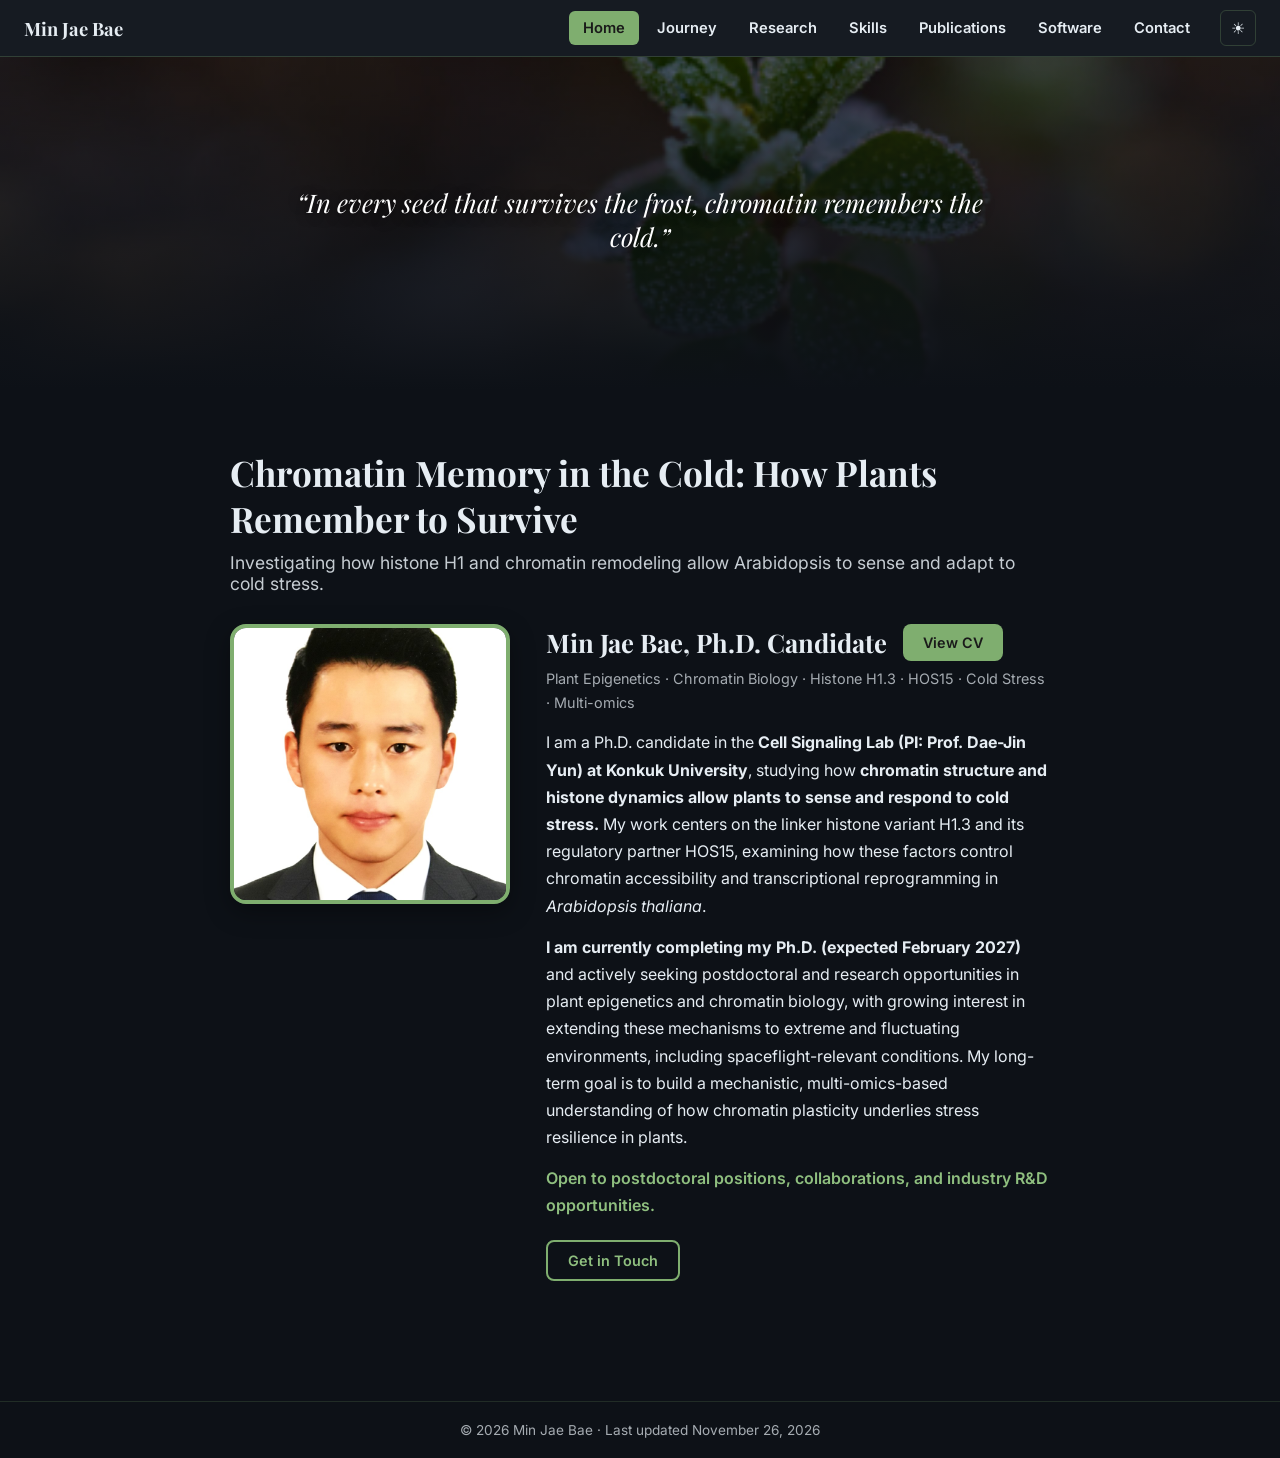
<file: index.html>
<!DOCTYPE html>
<html lang="en">
<head>
<meta charset="UTF-8">
<meta name="viewport" content="width=device-width, initial-scale=1.0">
<title>Min Jae Bae &mdash; Ph.D. Candidate, Plant Epigenetics</title>
<meta name="description" content="Min Jae Bae, Ph.D. candidate in plant molecular biology at Konkuk University. I study how HOS15 and the linker histone H1.3 shape chromatin and cold-stress tolerance in Arabidopsis. Seeking postdoctoral positions.">
<link rel="canonical" href="https://minjaebae-727.github.io/">
<link rel="icon" href="images/favicon.svg" type="image/svg+xml">
<link rel="icon" href="images/favicon-32.png" type="image/png" sizes="32x32">
<link rel="apple-touch-icon" href="images/apple-touch-icon.png">
<meta property="og:type" content="profile">
<meta property="og:url" content="https://minjaebae-727.github.io/">
<meta property="og:title" content="Min Jae Bae &mdash; Plant Epigenetics &amp; Chromatin Biology">
<meta property="og:description" content="Ph.D. candidate, Konkuk University. HOS15, linker histone H1.3, chromatin and cold-stress tolerance in Arabidopsis. Open to postdoctoral positions.">
<meta property="og:image" content="https://minjaebae-727.github.io/images/profile.jpg">
<meta property="og:image:alt" content="Min Jae Bae">
<meta property="profile:first_name" content="Min Jae">
<meta property="profile:last_name" content="Bae">
<meta name="twitter:card" content="summary">
<script type="application/ld+json">
{
  "@context": "https://schema.org",
  "@type": "Person",
  "name": "Min Jae Bae",
  "url": "https://minjaebae-727.github.io/",
  "image": "https://minjaebae-727.github.io/images/profile.jpg",
  "jobTitle": "Ph.D. Candidate",
  "affiliation": { "@type": "CollegeOrUniversity", "name": "Konkuk University" },
  "knowsAbout": ["Plant epigenetics", "Chromatin biology", "Linker histone H1", "HOS15", "Cold stress", "Arabidopsis thaliana"],
  "sameAs": [
    "https://orcid.org/0000-0003-4803-9839",
    "https://scholar.google.com/citations?user=sm3rByQAAAAJ",
    "https://www.linkedin.com/in/min-jae-bae-a08693214/",
    "https://www.researchgate.net/profile/Min-Jae-Bae"
  ]
}
</script>
<link rel="preconnect" href="https://fonts.googleapis.com">
<link href="https://fonts.googleapis.com/css2?family=Playfair+Display:wght@600;700&family=Inter:wght@400;500;600;700&display=swap" rel="stylesheet">
<link rel="stylesheet" href="style.css">
<script>try { if (localStorage.getItem('theme') === 'light') document.documentElement.classList.add('light'); } catch (e) {}</script>
<!-- Google tag (gtag.js) -->
<script async src="https://www.googletagmanager.com/gtag/js?id=G-H7MEGZ9LLV"></script>
<script>
  window.dataLayer = window.dataLayer || [];
  function gtag(){dataLayer.push(arguments);}
  gtag('js', new Date());
  gtag('config', 'G-H7MEGZ9LLV');
</script>
</head>
<body>

<header class="topbar">
  <a class="brand" href="#home">Min Jae Bae</a>
  <nav class="nav" aria-label="Sections">
    <a class="nav-btn active" href="#home">Home</a>
    <a class="nav-btn" href="#journey">Journey</a>
    <a class="nav-btn" href="#research">Research</a>
    <a class="nav-btn" href="#skills">Skills</a>
    <a class="nav-btn" href="#publications">Publications</a>
    <a class="nav-btn" href="#software">Software</a>
    <a class="nav-btn" href="#contact">Contact</a>
  </nav>
  <button class="theme-toggle" id="themeToggle" type="button" aria-label="Switch to light theme">&#9728;</button>
</header>

<div class="hero">
  <img src="images/hero.jpg" class="hero-bg" alt="Frost-covered Arabidopsis thaliana">
  <div class="hero-overlay"></div>
  <div class="hero-quote">
    <p>&ldquo;In every seed that survives the frost, chromatin remembers the cold.&rdquo;</p>
  </div>
</div>

<main>

<section id="home" class="page active">
  <h1 class="title">Chromatin Memory in the Cold: How Plants Remember to Survive</h1>
  <p class="subtitle">Investigating how histone H1 and chromatin remodeling allow Arabidopsis to sense and adapt to cold stress.</p>

  <div class="profile-row">
    <img src="images/profile.jpg" class="profile-photo" alt="Min Jae Bae">
    <div class="profile-text">
      <div class="name-row">
        <h2>Min Jae Bae, Ph.D. Candidate</h2>
        <a href="files/cv.pdf" class="btn btn-primary">View CV</a>
      </div>
      <p class="tags">Plant Epigenetics &middot; Chromatin Biology &middot; Histone H1.3 &middot; HOS15 &middot; Cold Stress &middot; Multi-omics</p>

      <p>I am a Ph.D. candidate in the <strong>Cell Signaling Lab (PI: Prof. Dae-Jin Yun) at Konkuk University</strong>, studying how <strong>chromatin structure and histone dynamics allow plants to sense and respond to cold stress.</strong> My work centers on the linker histone variant H1.3 and its regulatory partner HOS15, examining how these factors control chromatin accessibility and transcriptional reprogramming in <em>Arabidopsis thaliana</em>.</p>

      <p><strong>I am currently completing my Ph.D. (expected February 2027)</strong> and actively seeking postdoctoral and research opportunities in plant epigenetics and chromatin biology, with growing interest in extending these mechanisms to extreme and fluctuating environments, including spaceflight-relevant conditions. My long-term goal is to build a mechanistic, multi-omics-based understanding of how chromatin plasticity underlies stress resilience in plants.</p>

      <p class="highlight">Open to postdoctoral positions, collaborations, and industry R&amp;D opportunities.</p>

      <a href="#contact" class="btn btn-secondary">Get in Touch</a>
    </div>
  </div>
</section>

<section id="journey" class="page">
  <h1 class="title">Professional Journey</h1>
  <h2 class="section-h2">Timeline</h2>
  <div class="timeline">
    <div class="tl-item">
      <span class="tl-dot"></span>
      <h3>2013&ndash;2019 &mdash; B.S. in Biomedical Science and Engineering</h3>
      <p>Konkuk University, Seoul. Thesis: Functional Studies of SUMOylation of Histone Deacetylase in Plants (Advisor: Prof. Dae-Jin Yun).</p>
    </div>
    <div class="tl-item">
      <span class="tl-dot"></span>
      <h3>2019&ndash;2021 &mdash; M.S. in Biomedical Science and Engineering</h3>
      <p>Konkuk University. Thesis: Structural and Functional Analysis of HOS15, a Substrate Receptor of CRL4 in Cold Stress Signaling.</p>
    </div>
    <div class="tl-item">
      <span class="tl-dot"></span>
      <h3>2021&ndash;Present &mdash; Ph.D. in Biomedical Science and Engineering (candidate)</h3>
      <p>Konkuk University, Cell Signaling Lab (Advisor: Prof. Dae-Jin Yun). Investigating linker histone H1.3 and HOS15-mediated chromatin regulation during cold stress. Expected graduation: February 2027.</p>
    </div>
    <div class="tl-item highlight-item">
      <span class="tl-dot"></span>
      <h3>Future Research Direction</h3>
      <p>Extending mechanistic insights on histone H1 dynamics and chromatin plasticity to <strong>extreme and fluctuating environments</strong>, including spaceflight-relevant and climate-change-relevant stress conditions, using integrative multi-omics approaches.</p>
    </div>
  </div>

  <h2 class="section-h2">Biography</h2>
  <p>Hello, I am <strong>Min Jae Bae</strong>, a plant molecular biologist studying how the chromatin-modifying protein HOS15 and the linker histone H1.3 allow plants to sense and survive cold stress. I trained in biomedical science and engineering at Konkuk University, where I began my research career studying <strong>HOS15, a substrate receptor of the DDB1&ndash;CUL4 E3 ubiquitin ligase complex</strong>, and its functional interplay with the histone deacetylase HD2C in cold stress signaling.</p>
  <p>During my graduate training, I showed that <strong>HOS15-mediated changes in histone acetylation and methylation reshape chromatin states</strong> and drive stress-responsive transcriptional reprogramming in <em>Arabidopsis thaliana</em>. At the protein level, I dissected the structure&ndash;function relationship of HOS15 through <strong>single-amino-acid mutagenesis of its LisH motif</strong> to map residues required for its activity and conformation, and I characterized the <strong>intrinsically disordered region (IDR) within its coiled-coil domain</strong>. Through this work, I developed strong expertise in domain-level protein biochemistry and its connection to chromatin regulation.</p>
  <p>Since starting my Ph.D. in 2021, I have expanded my research toward <strong>the linker histone H1.3 and its role in chromatin plasticity</strong> under cold stress. To connect these molecular changes to global stress responses, I combine <strong>NicE-seq chromatin accessibility profiling, RNA-seq, and LC-MS-based proteomics</strong> of <em>hos15</em> and <em>h1</em> mutants before and after cold, integrating domain-level biochemistry with genome- and proteome-wide analysis to examine <strong>how H1.3 degradation reshapes chromatin organization and accessibility</strong>.</p>
  <p>Looking forward, I aim to investigate how these chromatin-level mechanisms contribute to <strong>stress resilience and long-term adaptation</strong> in the context of climate change and extreme environments, including spaceflight-relevant conditions. Ultimately, my goal is to integrate <strong>protein structure&ndash;function studies, proteomics, and chromatin-level analysis</strong> to identify the mechanistic drivers of plant stress tolerance and to provide a molecular foundation for engineering climate-resilient crops.</p>
</section>

<section id="research" class="page">
  <h1 class="title">Research Focus</h1>

  <div class="research-card">
    <h3>1. Linker Histone H1.3 and Chromatin Decondensation Under Cold Stress</h3>
    <p>Using <em>h1</em> and <em>hos15</em> mutants, GFP-tagged H1 variants, confocal imaging, NicE-seq chromatin accessibility profiling, RNA-seq, and LC-MS proteomics, I study how the stress-inducible linker histone H1.3 shapes chromatin and the cold response. I found that cold lowers H1 protein in a HOS15- and proteasome-dependent manner and that H1.3 is the variant that is lost. <em>h1.3</em> mutants are more freezing tolerant, have fewer and less condensed chromocenters, resembling cold-treated wild-type nuclei, and show increased accessibility mainly in pericentromeric heterochromatin. Loss of H1.3 leaves the core CBF&ndash;COR cold program intact but pre-activates defense- and lignin-related genes and allows cold induction of heat-shock and antioxidant genes.</p>
  </div>

  <div class="research-card">
    <h3>2. HOS15 as a Substrate-Recruiting Subunit of a Ubiquitin E3 Ligase</h3>
    <p>I study HOS15 as a component of a ubiquitin E3 ligase complex that integrates cold stress signaling with chromatin modification and alternative splicing. HOS15 cooperates with HDACs and other chromatin factors to fine-tune gene expression, flowering time, and stress acclimation, establishing HOS15-centered complexes as key regulatory hubs in plant cold stress responses. Beginning with my M.S. research in 2019 and continuing through my Ph.D., I showed that HOS15 forms homodimers through its N-terminal LisH motif and that this dimerization is required for cold-induced ubiquitination and degradation of HD2C and for freezing tolerance. I built this project from the ground up, from cloning every construct to generating the complementation lines in plants.</p>
  </div>

  <div class="research-card">
    <h3>3. Applied Biotechnology &amp; Bioenergy</h3>
    <p>Beyond fundamental chromatin biology, I have contributed to patent applications on vector and strain engineering for improved cellulose, oil, and sucrose accumulation, and enhanced ethanol fermentation &mdash; translating mechanistic plant biology into applied biotechnology.</p>
  </div>

  <h2 class="section-h2">Research Projects</h2>
  <ul class="project-list">
    <li><strong>Global Plant Stress Research Center</strong> (NRF), 2024.08&ndash;2030.04 &mdash; Participating Researcher</li>
    <li><strong>Genome-wide chromatin reprogramming and transcriptome regulation in plant environmental stress adaptation</strong> (NRF), 2026.03&ndash;2031.02 &mdash; Participating Researcher</li>
    <li><strong>Chromatin reconfiguration and transcriptional control for plant stress adaptation</strong> (NRF), 2022.03&ndash;2027.02 &mdash; Co-participating Researcher</li>
  </ul>

  <h2 class="section-h2">Professional Service</h2>
  <ul class="project-list">
    <li><strong>Member, NASA GeneLab OSDR Plant Analysis Working Group (Plant AWG)</strong>, Sep. 2026&ndash;present &mdash; Contributing to the analysis of spaceflight and astrobotany omics datasets in NASA&rsquo;s Open Science Data Repository (OSDR).</li>
    <li><strong>Member, NASA GeneLab OSDR Regolith Analysis Working Group (Regolith AWG)</strong>, Sep. 2026&ndash;present &mdash; Contributing plant molecular biology expertise to work on plant and plant&ndash;microbe growth in lunar/Martian regolith.</li>
  </ul>
</section>

<section id="skills" class="page">
  <h1 class="title">Skills</h1>
  <p class="subtitle">Core techniques and tools I use across my research.</p>

  <div class="skill-card">
    <h3>1. Plant Molecular Biology &amp; Genetics</h3>
    <div class="pill-group">
      <span class="pill">Gateway cloning</span>
      <span class="pill">Gibson assembly</span>
      <span class="pill">Vector construction</span>
      <span class="pill">Transgenic line generation</span>
      <span class="pill">Arabidopsis genetics &amp; phenotyping</span>
    </div>
  </div>

  <div class="skill-card">
    <h3>2. Epigenetics &amp; Chromatin Biology</h3>
    <div class="pill-group">
      <span class="pill">Histone biology</span>
      <span class="pill">Chromatin remodeling</span>
      <span class="pill">Nucleosome organization</span>
      <span class="pill">NicE-seq</span>
      <span class="pill">ChIP-seq</span>
      <span class="pill">Open chromatin / accessibility analysis</span>
    </div>
  </div>

  <div class="skill-card">
    <h3>3. Multi-omics &amp; Data Analysis</h3>
    <div class="pill-group">
      <span class="pill">RNA-seq</span>
      <span class="pill">LC-MS proteomics</span>
      <span class="pill">Alternative splicing analysis</span>
      <span class="pill">R</span>
      <span class="pill">DESeq2</span>
      <span class="pill">R/Shiny app development</span>
      <span class="pill">HOMER</span>
    </div>
  </div>

  <div class="skill-card">
    <h3>4. Protein &amp; Stress Biology</h3>
    <div class="pill-group">
      <span class="pill">Ubiquitin-proteasome pathway</span>
      <span class="pill">E3 ligase complexes</span>
      <span class="pill">qPCR</span>
      <span class="pill">Immunofluorescence</span>
      <span class="pill">Luciferase assay</span>
      <span class="pill">GraphPad Prism</span>
    </div>
  </div>
</section>

<section id="publications" class="page">
  <h1 class="title">Publications</h1>
  <p class="subtitle">(SCIE/ESCI, ordered by year)</p>
  <ol class="pub-list">
    <li>Ali A, Zareen S, Bader ZE, Park J, Khan IU, Park K, Albakri N, <strong>Bae MJ</strong>, Bressan RA, Pardo JM, Yun DJ, Xu ZY. &ldquo;A GPS2-like protein interacts with HOS15 and HDA6 to form a repressor complex that regulates ABA signaling and drought adaptation in Arabidopsis.&rdquo; <em>Plant Communications</em>, 2026. <a class="doi" href="https://doi.org/10.1016/j.xplc.2026.101843" target="_blank" rel="noopener">doi:10.1016/j.xplc.2026.101843</a></li>
    <li><strong>Bae MJ</strong>, Zareen S, Yun H, Ali A, Bader ZE, Park K, Albakri N, Jung YJ, Yun DJ, Park J. &ldquo;Unveiling the epigenetic and stress-responsive function of histone H1 in plants.&rdquo; <em>Plant Signaling &amp; Behavior</em>, 2026. <a class="doi" href="https://doi.org/10.1080/15592324.2026.2677313" target="_blank" rel="noopener">doi:10.1080/15592324.2026.2677313</a></li>
    <li>Zareen S, Ali A, <strong>Bae MJ</strong>, Albakri N, Park K, Yun H, Yun DJ, Park J. &ldquo;Arabidopsis E3 ligase HOS15 regulates ABA and drought responses via DIL9 degradation.&rdquo; <em>Journal of Plant Growth Regulation</em>, 2026. <a class="doi" href="https://doi.org/10.1007/s00344-026-12240-w" target="_blank" rel="noopener">doi:10.1007/s00344-026-12240-w</a></li>
    <li>Albakri N, Bader ZE, Park KS, <strong>Bae MJ</strong>, Zareen S, Yun H, Pradhan S, Yun DJ, Park J. &ldquo;HOS15 Modulates Alternative Splicing Homeostasis Under Cold Stress in Arabidopsis Thaliana.&rdquo; <em>Journal of Plant Biology</em>, 2025. <a class="doi" href="https://doi.org/10.1007/s12374-025-09465-9" target="_blank" rel="noopener">doi:10.1007/s12374-025-09465-9</a></li>
    <li>Park K, Lim CJ, Albakri N, <strong>Bae MJ</strong>, Park J. &ldquo;HOS15 Contributes to Thermotolerance Through Destabilization of HD2C in Arabidopsis.&rdquo; <em>Journal of Plant Biology</em>, 2025. <a class="doi" href="https://doi.org/10.1007/s12374-025-09466-8" target="_blank" rel="noopener">doi:10.1007/s12374-025-09466-8</a></li>
    <li>Zareen S, Ali A, <strong>Bae MJ</strong>, Albakri N, Park K, Yun H, Yun DJ, Park J. &ldquo;HOS15 together with PWR&ndash;HDA9 positively regulates dark-induced senescence in Arabidopsis.&rdquo; <em>Plant Signaling &amp; Behavior</em>, 2025. <a class="doi" href="https://doi.org/10.1080/15592324.2025.2564962" target="_blank" rel="noopener">doi:10.1080/15592324.2025.2564962</a></li>
    <li>Bader ZE<sup>&dagger;</sup>, <strong>Bae MJ<sup>&dagger;</sup></strong>, Ali A, Park J, Baek D, Yun DJ. &ldquo;GIGANTEA-ENHANCED EM LEVEL complex initiates drought escape response via dual function of ABA synthesis and flowering promotion.&rdquo; <em>Plant Signaling &amp; Behavior</em>, 2023. <a class="doi" href="https://doi.org/10.1080/15592324.2023.2180056" target="_blank" rel="noopener">doi:10.1080/15592324.2023.2180056</a></li>
    <li>Lim CJ, Park KS, Ali A, Park J, Ryou SM, Shen M, Khan HA, Bader ZE, Zareen S, <strong>Bae MJ</strong>, Choi JH, Xu ZY, Pardo JM, Yun DJ. &ldquo;Negative regulation of floral transition in Arabidopsis by HOS15-PWR-HDA9 complex.&rdquo; <em>Frontiers in Plant Science</em>, 2023. <a class="doi" href="https://doi.org/10.3389/fpls.2022.1105988" target="_blank" rel="noopener">doi:10.3389/fpls.2022.1105988</a></li>
    <li>Lim CJ, Park J, Shen M, Park HJ, Cheong MS, Park K, Baek D, <strong>Bae MJ</strong>, Ali A, Jan M, Lee SY, Lee BH, Kim WY, Pardo JM, Yun DJ. &ldquo;The Histone-Modifying Complex PWR/HOS15/HD2C Epigenetically Regulates Cold Tolerance.&rdquo; <em>Plant Physiology</em>, 2020. <a class="doi" href="https://doi.org/10.1104/pp.20.00439" target="_blank" rel="noopener">doi:10.1104/pp.20.00439</a></li>
  </ol>
  <p class="note"><sup>&dagger;</sup> These authors contributed equally.</p>
  <p class="note">Two additional manuscripts on histone H1 degradation mechanisms and HOS15 dimerization are currently in preparation.</p>

  <h2 class="section-h2">Patents</h2>
  <ul class="patent-list">
    <li>Vector for improving productivity of cellulose and transformed mouseear cress by the same &mdash; KR 10-2023-0113597</li>
    <li>Vector for improving productivity of cellulose and transformed mouseear cress by the same &mdash; KR 10-2024-0168432</li>
    <li>Vector for improving productivity and storage capacity of vegetable oil and transformed plant by the same &mdash; KR 10-2024-0168464</li>
    <li>Ethanol production and tolerance enhanced yeast strain and method for producing ethanol using the same &mdash; KR 10-2025-0104960</li>
    <li>Sucrose-accumulating plant and method for preparing the same &mdash; KR 10-2025-0104961</li>
    <li>Recombinant <em>Kluyveromyces marxianus</em> strain with engineered xylose metabolic pathway and method for producing ethanol using the same &mdash; KR 10-2025-0157597</li>
  </ul>

  <h2 class="section-h2">Awards</h2>
  <ul class="award-list">
    <li>Excellent Poster Award, Korean Society of Plant Biologists (KSPB), Korea, Nov. 2021</li>
    <li>HOPE Fellow, HOPE Meetings with Nobel Laureates, JSPS, Japan, Mar. 2024</li>
  </ul>
</section>

<section id="software" class="page">
  <h1 class="title">PhytoOmics Studio <span class="status">In development &middot; v0.1 in preparation</span></h1>
  <p class="subtitle">Integrated multi-omics analysis for plant chromatin and stress biology, without writing code.</p>

  <p>PhytoOmics Studio is an R/Shiny application I am developing for plant biologists who want to analyse their own sequencing and proteomics data while keeping every step reproducible. It runs on your own computer, so the data are never uploaded. Each analysis is also an exported R function, and the app writes a methods paragraph and a software-version table that match exactly what was run.</p>

  <h2 class="section-h2">Modules</h2>
  <div class="module-grid">
    <div class="module-card">
      <h3>RNA-seq <span class="status status-on">Available</span></h3>
      <p>Salmon output or a count table &rarr; DESeq2 &rarr; PCA, sample distances, volcano, MA, heatmap and single-gene plots &rarr; GO enrichment analysis, KEGG pathway enrichment and GSEA &rarr; qPCR reference gene stability.</p>
    </div>
    <div class="module-card">
      <h3>NicE-seq / ATAC-seq <span class="status">Planned</span></h3>
      <p>Peak annotation, TSS profiles, differential accessibility and links to nearby genes.</p>
    </div>
    <div class="module-card">
      <h3>Proteomics (LC-MS) <span class="status">Planned</span></h3>
      <p>Normalisation, missing values, limma, volcano and PCA.</p>
    </div>
    <div class="module-card">
      <h3>Structure <span class="status">Planned</span></h3>
      <p>Interface contacts of protein complexes, contact-based binding energy estimates and disordered regions from AlphaFold pLDDT.</p>
    </div>
    <div class="module-card">
      <h3>Integration <span class="status">Planned</span></h3>
      <p>One gene across transcript, chromatin accessibility and protein data.</p>
    </div>
  </div>

  <h2 class="section-h2">Species</h2>
  <p><em>Arabidopsis thaliana</em> (TAIR), rice (RAP-DB or MSU), tomato (ITAG4) and maize (B73 v3&ndash;v5). The species is detected from the gene IDs, and gene names, GO, KEGG and the qPCR reference gene panel follow that species.</p>

  <h2 class="section-h2">Screenshots</h2>
  <p class="form-note">Shown with the app's simulated demo data. Click an image to see it full size.</p>
  <div class="gallery-nav">
    <button type="button" class="gallery-btn" data-dir="-1" aria-label="Previous screenshot">&#10094;</button>
    <button type="button" class="gallery-btn" data-dir="1" aria-label="Next screenshot">&#10095;</button>
  </div>
  <div class="gallery" id="gallery">
    <figure><a href="images/phytoomics/home.jpg" target="_blank"><img src="images/phytoomics/home.jpg" alt="PhytoOmics Studio home screen" loading="lazy"></a><figcaption>Home screen</figcaption></figure>
    <figure><a href="images/phytoomics/plots.jpg" target="_blank"><img src="images/phytoomics/plots.jpg" alt="Volcano plot, MA plot, heatmap and single-gene plot" loading="lazy"></a><figcaption>Volcano, MA, heatmap and single-gene plots</figcaption></figure>
    <figure><a href="images/phytoomics/go.jpg" target="_blank"><img src="images/phytoomics/go.jpg" alt="GO enrichment analysis results" loading="lazy"></a><figcaption>GO enrichment analysis</figcaption></figure>
    <figure><a href="images/phytoomics/gsea.jpg" target="_blank"><img src="images/phytoomics/gsea.jpg" alt="GSEA results and enrichment plot" loading="lazy"></a><figcaption>GSEA</figcaption></figure>
    <figure><a href="images/phytoomics/methods.jpg" target="_blank"><img src="images/phytoomics/methods.jpg" alt="Automatically written methods paragraph" loading="lazy"></a><figcaption>Methods text written from the settings that were run</figcaption></figure>
  </div>

  <h2 class="section-h2">Install</h2>
  <p>A Windows installer bundles R and every package the app needs, so the computer does not need R, and installation does not require administrator rights. The app opens in its own window and stops when the window is closed.</p>
  <p class="note">The installer and source code will be released on GitHub with v0.1. If you would like to try it earlier, please <a href="#contact">contact me</a>.</p>
</section>

<section id="contact" class="page">
  <h1 class="title">Contact</h1>
  <p class="subtitle">Thank you for visiting this page.<br>I'd love to hear from you &mdash; whether it's about research, collaboration, or opportunities.</p>

  <h2 class="form-title">Leave a Message</h2>
  <p class="form-note">Your message will be sent to my email inbox. Please include your email so I can reply.</p>
  <form id="contactForm" class="contact-form" action="https://formsubmit.co/bmj727@gmail.com" method="POST">
    <input type="text" name="name" placeholder="Your name" required>
    <input type="email" name="email" placeholder="Your email" required>
    <input type="text" name="affiliation" placeholder="Affiliation (optional)">
    <textarea name="message" rows="6" placeholder="Write your message..." required></textarea>
    <input type="hidden" name="_subject" value="New message from minjaebae-727.github.io">
    <input type="hidden" name="_template" value="table">
    <input type="text" name="_honey" class="hp-field" tabindex="-1" autocomplete="off" aria-hidden="true">
    <button type="submit" class="btn send-btn">Send</button>
    <p id="formStatus" class="form-status" role="status"></p>
  </form>

  <div class="contact-info">
    <p>Or email me directly: <a href="mailto:bmj727@gmail.com">bmj727@gmail.com</a></p>
  </div>

  <div class="social-row">
    <a href="mailto:bmj727@gmail.com" title="Email">Gmail</a>
    <a href="https://www.linkedin.com/in/min-jae-bae-a08693214/" target="_blank" title="LinkedIn">LinkedIn</a>
    <a href="https://scholar.google.com/citations?hl=en&user=sm3rByQAAAAJ" target="_blank" title="Google Scholar">Scholar</a>
    <a href="https://orcid.org/0000-0003-4803-9839" target="_blank" title="ORCID">ORCID</a>
    <a href="https://www.researchgate.net/profile/Min-Jae-Bae" target="_blank" title="ResearchGate">ResearchGate</a>
  </div>
</section>

</main>

<footer class="site-footer">
  <p>&copy; 2026 Min Jae Bae &middot; Last updated November 26, 2026</p>
</footer>

<script src="script.js"></script>
</body>
</html>
</file>
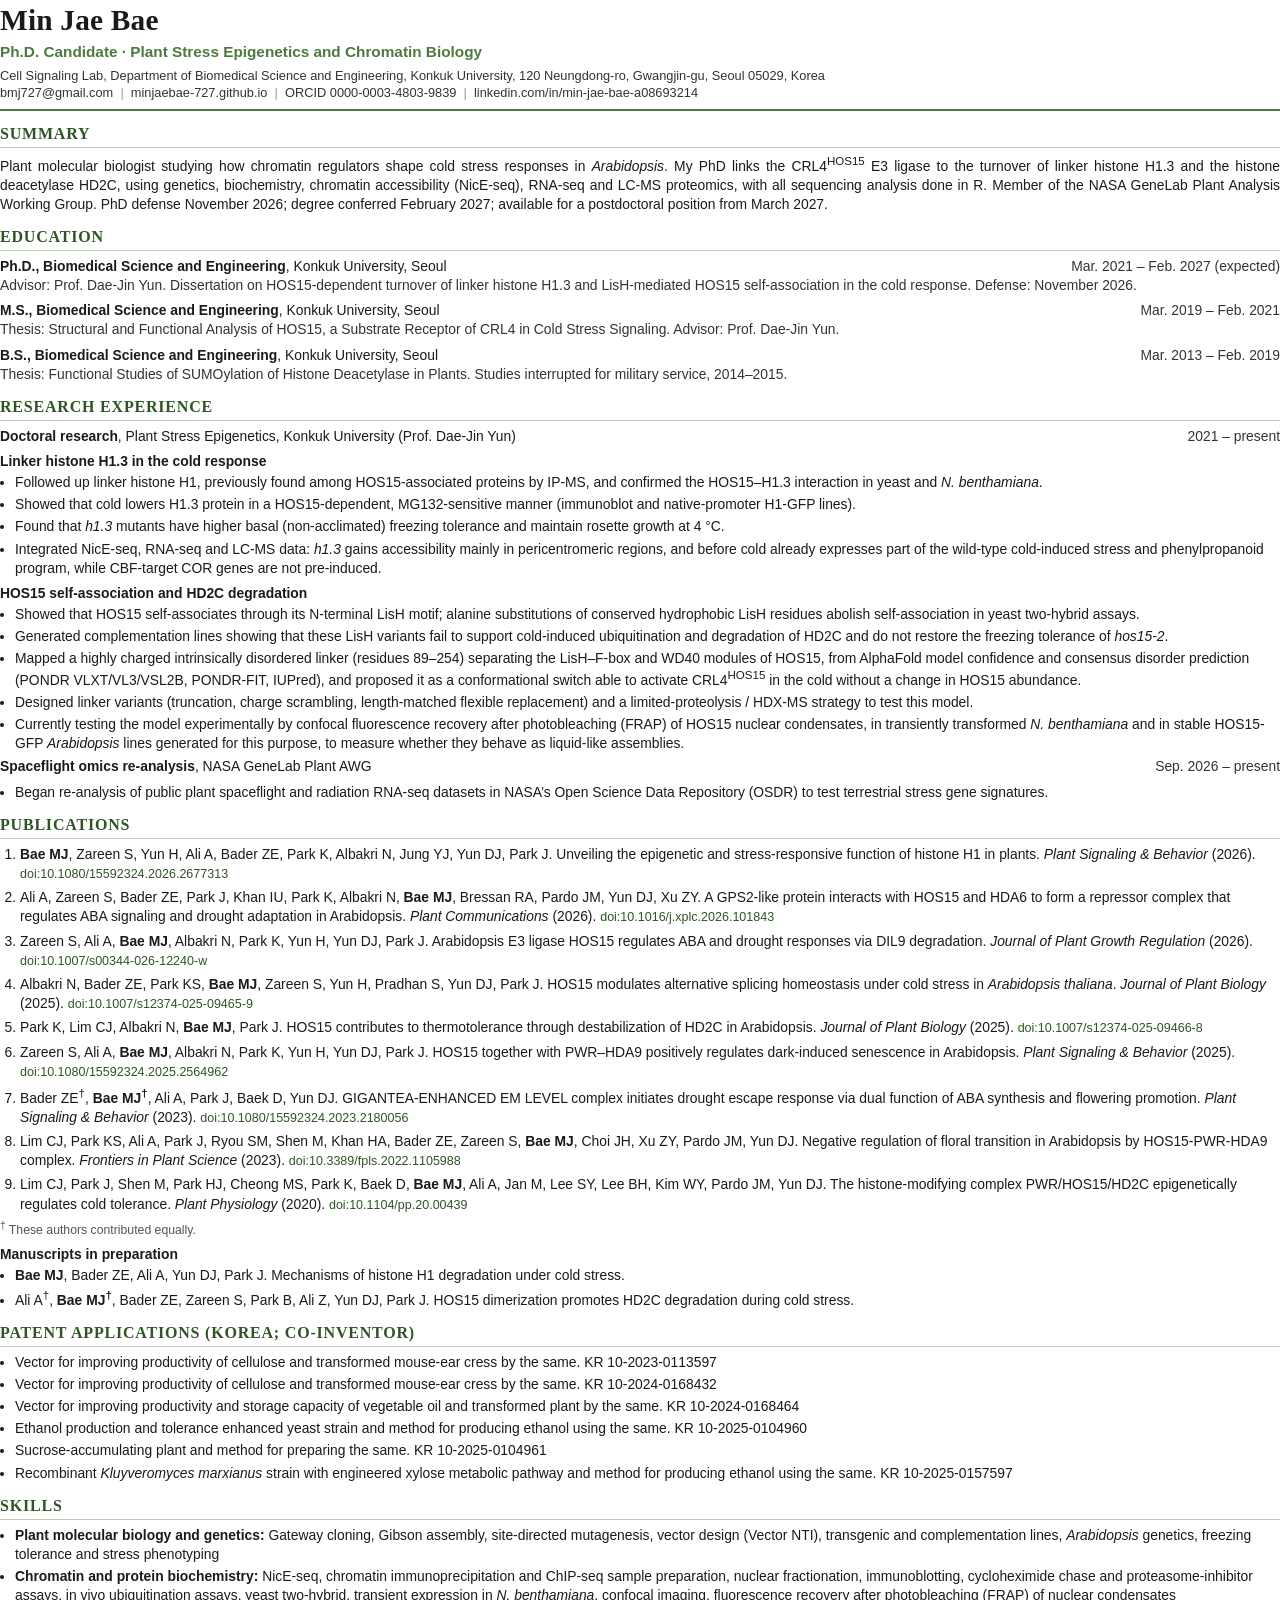
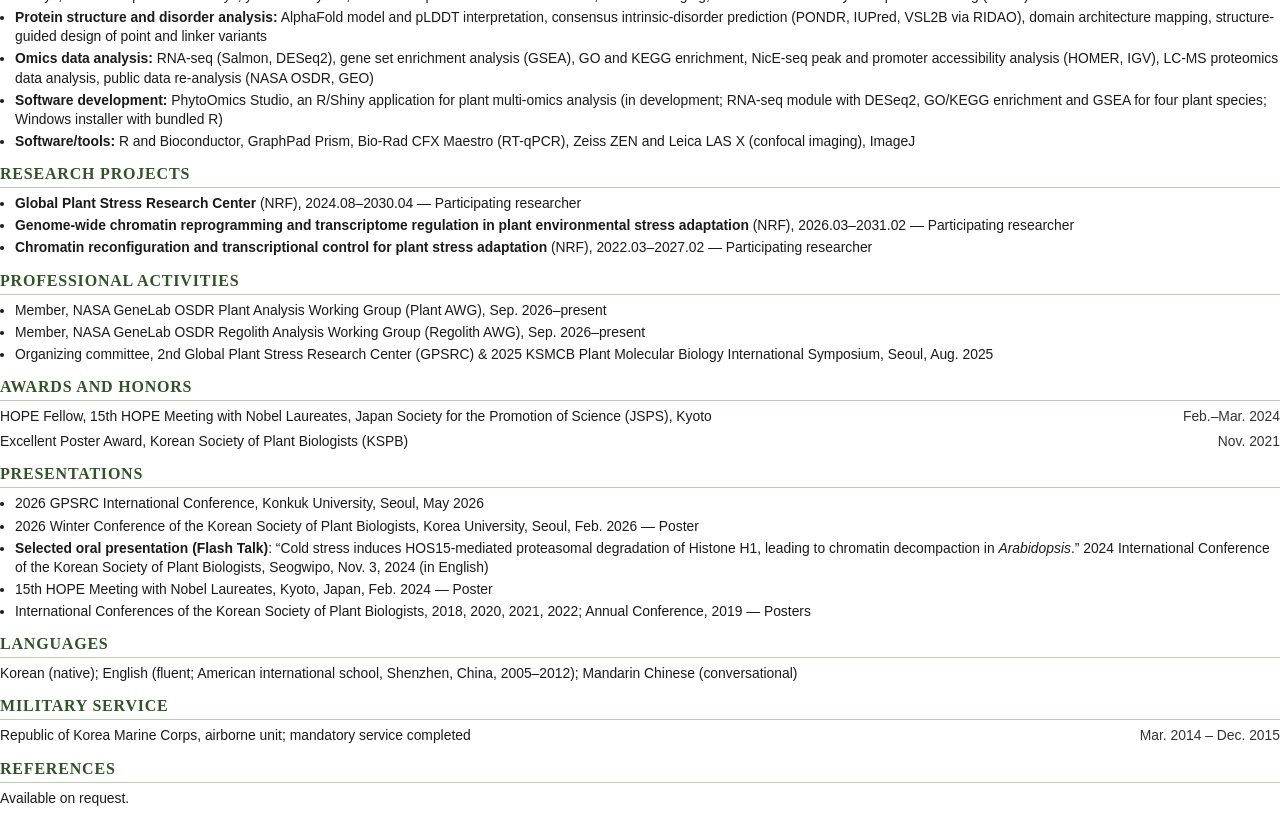
<file: files/cv.html>
<!DOCTYPE html>
<html lang="en">
<head>
<meta charset="UTF-8">
<title>Min Jae Bae — Curriculum Vitae</title>
<!-- Source of files/cv.pdf. Rebuild with headless Edge:
     msedge --headless=new --no-pdf-header-footer --print-to-pdf=cv.pdf file:///.../files/cv.html -->
<style>
  @page { size: A4; margin: 15mm 16mm 15mm 16mm; }
  * { box-sizing: border-box; margin: 0; padding: 0; }
  body { font-family: Calibri, "Segoe UI", Arial, sans-serif; font-size: 10.4pt; line-height: 1.38; color: #1a1a1a; }
  a { color: inherit; text-decoration: none; }
  header { border-bottom: 2px solid #4d7a3e; padding-bottom: 7px; margin-bottom: 4px; }
  h1 { font-family: Georgia, "Times New Roman", serif; font-size: 22pt; font-weight: 700; letter-spacing: 0.2px; }
  .role { font-size: 11.5pt; color: #4d7a3e; font-weight: 600; margin: 1px 0 4px; }
  .contact { font-size: 9.6pt; color: #333; }
  .contact span + span::before { content: "  |  "; color: #999; white-space: pre; }
  h2 { font-family: Georgia, "Times New Roman", serif; font-size: 12pt; color: #2f5426; text-transform: uppercase; letter-spacing: 0.8px;
       border-bottom: 1px solid #b9cfae; padding-bottom: 2px; margin: 12px 0 6px; break-after: avoid; }
  h3 { font-size: 10.4pt; font-weight: 700; margin: 6px 0 2px; break-after: avoid; }
  p { margin-bottom: 5px; text-align: justify; }
  .entry { display: grid; grid-template-columns: 1fr auto; column-gap: 12px; margin-bottom: 6px; break-inside: avoid; }
  .entry .what { font-weight: 700; }
  .entry .when { white-space: nowrap; color: #333; }
  .entry .detail { grid-column: 1 / -1; color: #333; }
  ul { padding-left: 15px; margin-bottom: 4px; }
  li { margin-bottom: 3px; break-inside: avoid; }
  ol.pubs { padding-left: 20px; }
  ol.pubs li { margin-bottom: 5px; }
  .doi { color: #2f5426; font-size: 9.4pt; white-space: nowrap; }
  .note { font-size: 9.2pt; color: #555; margin-top: 2px; }
  .skills li b { font-weight: 700; }
  .muted { color: #555; }
</style>
</head>
<body>

<header>
  <h1>Min Jae Bae</h1>
  <div class="role">Ph.D. Candidate &middot; Plant Stress Epigenetics and Chromatin Biology</div>
  <div class="contact">Cell Signaling Lab, Department of Biomedical Science and Engineering, Konkuk University, 120 Neungdong-ro, Gwangjin-gu, Seoul 05029, Korea</div>
  <div class="contact">
    <span>bmj727@gmail.com</span><span>minjaebae-727.github.io</span><span>ORCID 0000-0003-4803-9839</span><span>linkedin.com/in/min-jae-bae-a08693214</span>
  </div>
</header>

<h2>Summary</h2>
<p>Plant molecular biologist studying how chromatin regulators shape cold stress responses in <i>Arabidopsis</i>. My PhD links the CRL4<sup>HOS15</sup> E3 ligase to the turnover of linker histone H1.3 and the histone deacetylase HD2C, using genetics, biochemistry, chromatin accessibility (NicE-seq), RNA-seq and LC-MS proteomics, with all sequencing analysis done in R. Member of the NASA GeneLab Plant Analysis Working Group. PhD defense November 2026; degree conferred February 2027; available for a postdoctoral position from March 2027.</p>

<h2>Education</h2>
<div class="entry">
  <div><span class="what">Ph.D., Biomedical Science and Engineering</span>, Konkuk University, Seoul</div>
  <div class="when">Mar. 2021 &ndash; Feb. 2027 (expected)</div>
  <div class="detail">Advisor: Prof. Dae-Jin Yun. Dissertation on HOS15-dependent turnover of linker histone H1.3 and LisH-mediated HOS15 self-association in the cold response. Defense: November 2026.</div>
</div>
<div class="entry">
  <div><span class="what">M.S., Biomedical Science and Engineering</span>, Konkuk University, Seoul</div>
  <div class="when">Mar. 2019 &ndash; Feb. 2021</div>
  <div class="detail">Thesis: Structural and Functional Analysis of HOS15, a Substrate Receptor of CRL4 in Cold Stress Signaling. Advisor: Prof. Dae-Jin Yun.</div>
</div>
<div class="entry">
  <div><span class="what">B.S., Biomedical Science and Engineering</span>, Konkuk University, Seoul</div>
  <div class="when">Mar. 2013 &ndash; Feb. 2019</div>
  <div class="detail">Thesis: Functional Studies of SUMOylation of Histone Deacetylase in Plants. Studies interrupted for military service, 2014&ndash;2015.</div>
</div>

<h2>Research Experience</h2>
<div class="entry">
  <div><span class="what">Doctoral research</span>, Plant Stress Epigenetics, Konkuk University (Prof. Dae-Jin Yun)</div>
  <div class="when">2021 &ndash; present</div>
</div>
<h3>Linker histone H1.3 in the cold response</h3>
<ul>
  <li>Followed up linker histone H1, previously found among HOS15-associated proteins by IP-MS, and confirmed the HOS15&ndash;H1.3 interaction in yeast and <i>N. benthamiana</i>.</li>
  <li>Showed that cold lowers H1.3 protein in a HOS15-dependent, MG132-sensitive manner (immunoblot and native-promoter H1-GFP lines).</li>
  <li>Found that <i>h1.3</i> mutants have higher basal (non-acclimated) freezing tolerance and maintain rosette growth at 4&nbsp;&deg;C.</li>
  <li>Integrated NicE-seq, RNA-seq and LC-MS data: <i>h1.3</i> gains accessibility mainly in pericentromeric regions, and before cold already expresses part of the wild-type cold-induced stress and phenylpropanoid program, while CBF-target COR genes are not pre-induced.</li>
</ul>
<h3>HOS15 self-association and HD2C degradation</h3>
<ul>
  <li>Showed that HOS15 self-associates through its N-terminal LisH motif; alanine substitutions of conserved hydrophobic LisH residues abolish self-association in yeast two-hybrid assays.</li>
  <li>Generated complementation lines showing that these LisH variants fail to support cold-induced ubiquitination and degradation of HD2C and do not restore the freezing tolerance of <i>hos15-2</i>.</li>
  <li>Mapped a highly charged intrinsically disordered linker (residues 89&ndash;254) separating the LisH&ndash;F-box and WD40 modules of HOS15, from AlphaFold model confidence and consensus disorder prediction (PONDR VLXT/VL3/VSL2B, PONDR-FIT, IUPred), and proposed it as a conformational switch able to activate CRL4<sup>HOS15</sup> in the cold without a change in HOS15 abundance.</li>
  <li>Designed linker variants (truncation, charge scrambling, length-matched flexible replacement) and a limited-proteolysis / HDX-MS strategy to test this model.</li>
  <li>Currently testing the model experimentally by confocal fluorescence recovery after photobleaching (FRAP) of HOS15 nuclear condensates, in transiently transformed <i>N. benthamiana</i> and in stable HOS15-GFP <i>Arabidopsis</i> lines generated for this purpose, to measure whether they behave as liquid-like assemblies.</li>
</ul>
<div class="entry">
  <div><span class="what">Spaceflight omics re-analysis</span>, NASA GeneLab Plant AWG</div>
  <div class="when">Sep. 2026 &ndash; present</div>
</div>
<ul>
  <li>Began re-analysis of public plant spaceflight and radiation RNA-seq datasets in NASA&rsquo;s Open Science Data Repository (OSDR) to test terrestrial stress gene signatures.</li>
</ul>

<h2>Publications</h2>
<ol class="pubs">
  <li><b>Bae MJ</b>, Zareen S, Yun H, Ali A, Bader ZE, Park K, Albakri N, Jung YJ, Yun DJ, Park J. Unveiling the epigenetic and stress-responsive function of histone H1 in plants. <i>Plant Signaling &amp; Behavior</i> (2026). <span class="doi">doi:10.1080/15592324.2026.2677313</span></li>
  <li>Ali A, Zareen S, Bader ZE, Park J, Khan IU, Park K, Albakri N, <b>Bae MJ</b>, Bressan RA, Pardo JM, Yun DJ, Xu ZY. A GPS2-like protein interacts with HOS15 and HDA6 to form a repressor complex that regulates ABA signaling and drought adaptation in Arabidopsis. <i>Plant Communications</i> (2026). <span class="doi">doi:10.1016/j.xplc.2026.101843</span></li>
  <li>Zareen S, Ali A, <b>Bae MJ</b>, Albakri N, Park K, Yun H, Yun DJ, Park J. Arabidopsis E3 ligase HOS15 regulates ABA and drought responses via DIL9 degradation. <i>Journal of Plant Growth Regulation</i> (2026). <span class="doi">doi:10.1007/s00344-026-12240-w</span></li>
  <li>Albakri N, Bader ZE, Park KS, <b>Bae MJ</b>, Zareen S, Yun H, Pradhan S, Yun DJ, Park J. HOS15 modulates alternative splicing homeostasis under cold stress in <i>Arabidopsis thaliana</i>. <i>Journal of Plant Biology</i> (2025). <span class="doi">doi:10.1007/s12374-025-09465-9</span></li>
  <li>Park K, Lim CJ, Albakri N, <b>Bae MJ</b>, Park J. HOS15 contributes to thermotolerance through destabilization of HD2C in Arabidopsis. <i>Journal of Plant Biology</i> (2025). <span class="doi">doi:10.1007/s12374-025-09466-8</span></li>
  <li>Zareen S, Ali A, <b>Bae MJ</b>, Albakri N, Park K, Yun H, Yun DJ, Park J. HOS15 together with PWR&ndash;HDA9 positively regulates dark-induced senescence in Arabidopsis. <i>Plant Signaling &amp; Behavior</i> (2025). <span class="doi">doi:10.1080/15592324.2025.2564962</span></li>
  <li>Bader ZE<sup>&dagger;</sup>, <b>Bae MJ<sup>&dagger;</sup></b>, Ali A, Park J, Baek D, Yun DJ. GIGANTEA-ENHANCED EM LEVEL complex initiates drought escape response via dual function of ABA synthesis and flowering promotion. <i>Plant Signaling &amp; Behavior</i> (2023). <span class="doi">doi:10.1080/15592324.2023.2180056</span></li>
  <li>Lim CJ, Park KS, Ali A, Park J, Ryou SM, Shen M, Khan HA, Bader ZE, Zareen S, <b>Bae MJ</b>, Choi JH, Xu ZY, Pardo JM, Yun DJ. Negative regulation of floral transition in Arabidopsis by HOS15-PWR-HDA9 complex. <i>Frontiers in Plant Science</i> (2023). <span class="doi">doi:10.3389/fpls.2022.1105988</span></li>
  <li>Lim CJ, Park J, Shen M, Park HJ, Cheong MS, Park K, Baek D, <b>Bae MJ</b>, Ali A, Jan M, Lee SY, Lee BH, Kim WY, Pardo JM, Yun DJ. The histone-modifying complex PWR/HOS15/HD2C epigenetically regulates cold tolerance. <i>Plant Physiology</i> (2020). <span class="doi">doi:10.1104/pp.20.00439</span></li>
</ol>
<p class="note"><sup>&dagger;</sup> These authors contributed equally.</p>

<h3>Manuscripts in preparation</h3>
<ul>
  <li><b>Bae MJ</b>, Bader ZE, Ali A, Yun DJ, Park J. Mechanisms of histone H1 degradation under cold stress.</li>
  <li>Ali A<sup>&dagger;</sup>, <b>Bae MJ<sup>&dagger;</sup></b>, Bader ZE, Zareen S, Park B, Ali Z, Yun DJ, Park J. HOS15 dimerization promotes HD2C degradation during cold stress.</li>
</ul>

<h2>Patent Applications (Korea; co-inventor)</h2>
<ul>
  <li>Vector for improving productivity of cellulose and transformed mouse-ear cress by the same. KR 10-2023-0113597</li>
  <li>Vector for improving productivity of cellulose and transformed mouse-ear cress by the same. KR 10-2024-0168432</li>
  <li>Vector for improving productivity and storage capacity of vegetable oil and transformed plant by the same. KR 10-2024-0168464</li>
  <li>Ethanol production and tolerance enhanced yeast strain and method for producing ethanol using the same. KR 10-2025-0104960</li>
  <li>Sucrose-accumulating plant and method for preparing the same. KR 10-2025-0104961</li>
  <li>Recombinant <i>Kluyveromyces marxianus</i> strain with engineered xylose metabolic pathway and method for producing ethanol using the same. KR 10-2025-0157597</li>
</ul>

<h2>Skills</h2>
<ul class="skills">
  <li><b>Plant molecular biology and genetics:</b> Gateway cloning, Gibson assembly, site-directed mutagenesis, vector design (Vector NTI), transgenic and complementation lines, <i>Arabidopsis</i> genetics, freezing tolerance and stress phenotyping</li>
  <li><b>Chromatin and protein biochemistry:</b> NicE-seq, chromatin immunoprecipitation and ChIP-seq sample preparation, nuclear fractionation, immunoblotting, cycloheximide chase and proteasome-inhibitor assays, in vivo ubiquitination assays, yeast two-hybrid, transient expression in <i>N. benthamiana</i>, confocal imaging, fluorescence recovery after photobleaching (FRAP) of nuclear condensates</li>
  <li><b>Protein structure and disorder analysis:</b> AlphaFold model and pLDDT interpretation, consensus intrinsic-disorder prediction (PONDR, IUPred, VSL2B via RIDAO), domain architecture mapping, structure-guided design of point and linker variants</li>
  <li><b>Omics data analysis:</b> RNA-seq (Salmon, DESeq2), gene set enrichment analysis (GSEA), GO and KEGG enrichment, NicE-seq peak and promoter accessibility analysis (HOMER, IGV), LC-MS proteomics data analysis, public data re-analysis (NASA OSDR, GEO)</li>
  <li><b>Software development:</b> PhytoOmics Studio, an R/Shiny application for plant multi-omics analysis (in development; RNA-seq module with DESeq2, GO/KEGG enrichment and GSEA for four plant species; Windows installer with bundled R)</li>
  <li><b>Software/tools:</b> R and Bioconductor, GraphPad Prism, Bio-Rad CFX Maestro (RT-qPCR), Zeiss ZEN and Leica LAS X (confocal imaging), ImageJ</li>
</ul>

<h2>Research Projects</h2>
<ul>
  <li><b>Global Plant Stress Research Center</b> (NRF), 2024.08&ndash;2030.04 &mdash; Participating researcher</li>
  <li><b>Genome-wide chromatin reprogramming and transcriptome regulation in plant environmental stress adaptation</b> (NRF), 2026.03&ndash;2031.02 &mdash; Participating researcher</li>
  <li><b>Chromatin reconfiguration and transcriptional control for plant stress adaptation</b> (NRF), 2022.03&ndash;2027.02 &mdash; Participating researcher</li>
</ul>

<h2>Professional Activities</h2>
<ul>
  <li>Member, NASA GeneLab OSDR Plant Analysis Working Group (Plant AWG), Sep. 2026&ndash;present</li>
  <li>Member, NASA GeneLab OSDR Regolith Analysis Working Group (Regolith AWG), Sep. 2026&ndash;present</li>
  <li>Organizing committee, 2nd Global Plant Stress Research Center (GPSRC) &amp; 2025 KSMCB Plant Molecular Biology International Symposium, Seoul, Aug. 2025</li>
</ul>

<h2>Awards and Honors</h2>
<div class="entry"><div>HOPE Fellow, 15th HOPE Meeting with Nobel Laureates, Japan Society for the Promotion of Science (JSPS), Kyoto</div><div class="when">Feb.&ndash;Mar. 2024</div></div>
<div class="entry"><div>Excellent Poster Award, Korean Society of Plant Biologists (KSPB)</div><div class="when">Nov. 2021</div></div>

<h2>Presentations</h2>
<ul>
  <li>2026 GPSRC International Conference, Konkuk University, Seoul, May 2026</li>
  <li>2026 Winter Conference of the Korean Society of Plant Biologists, Korea University, Seoul, Feb. 2026 &mdash; Poster</li>
  <li><b>Selected oral presentation (Flash Talk)</b>: &ldquo;Cold stress induces HOS15-mediated proteasomal degradation of Histone H1, leading to chromatin decompaction in <i>Arabidopsis</i>.&rdquo; 2024 International Conference of the Korean Society of Plant Biologists, Seogwipo, Nov. 3, 2024 (in English)</li>
  <li>15th HOPE Meeting with Nobel Laureates, Kyoto, Japan, Feb. 2024 &mdash; Poster</li>
  <li>International Conferences of the Korean Society of Plant Biologists, 2018, 2020, 2021, 2022; Annual Conference, 2019 &mdash; Posters</li>
</ul>

<h2>Languages</h2>
<p style="text-align:left">Korean (native); English (fluent; American international school, Shenzhen, China, 2005&ndash;2012); Mandarin Chinese (conversational)</p>

<h2>Military Service</h2>
<div class="entry"><div>Republic of Korea Marine Corps, airborne unit; mandatory service completed</div><div class="when">Mar. 2014 &ndash; Dec. 2015</div></div>

<h2>References</h2>
<p>Available on request.</p>

</body>
</html>
</file>
<file: style.css>
:root {
  --bg-dark: #0d1117;
  --bg-panel: #161b22;
  --text-light: #e6edf3;
  --accent: #7fae6f;
  --accent-strong: #4d7a3e;
  --accent-text: #8fbf7f;
  --card-bg: #1c2128;
  --border: rgba(127,174,111,0.25);
}

:root.light {
  --bg-dark: #f5f5f0;
  --bg-panel: #ffffff;
  --text-light: #1a1a1a;
  --accent-text: #3f6a31;
  --card-bg: #ebebe2;
  --border: rgba(77,122,62,0.3);
}

* { box-sizing: border-box; margin: 0; padding: 0; }

body {
  font-family: 'Inter', sans-serif;
  background: var(--bg-dark);
  color: var(--text-light);
  transition: background 0.3s, color 0.3s;
}

.hero {
  position: relative;
  height: 37vh;
  min-height: 215px;
  overflow: hidden;
  display: flex;
  align-items: center;
  justify-content: center;
}
.hero-bg {
  position: absolute;
  inset: 0;
  width: 100%;
  height: 100%;
  object-fit: cover;
  filter: brightness(0.55) saturate(1.1);
}
.hero-overlay {
  position: absolute;
  inset: 0;
  background: linear-gradient(to bottom, rgba(0,0,0,0.25), var(--bg-dark));
}
.hero-quote {
  position: relative;
  z-index: 2;
  text-align: center;
  color: #fff;
  padding: 0 20px;
}
.hero-quote p {
  font-family: 'Playfair Display', serif;
  font-style: italic;
  font-size: 1.6rem;
  max-width: 700px;
  margin: 0 auto 10px;
  text-shadow: 0 2px 12px rgba(0,0,0,0.6);
}

.topbar {
  position: sticky;
  top: 0;
  z-index: 20;
  display: flex;
  align-items: center;
  gap: 16px;
  padding: 10px 24px;
  background: var(--bg-panel);
  border-bottom: 1px solid var(--border);
}
.brand {
  font-family: 'Playfair Display', serif;
  font-weight: 700;
  font-size: 1.15rem;
  color: var(--text-light);
  text-decoration: none;
  white-space: nowrap;
  margin-right: auto;
}
.nav { display: flex; gap: 4px; overflow-x: auto; scrollbar-width: none; }
.nav::-webkit-scrollbar { display: none; }
.nav-btn {
  color: var(--text-light);
  text-decoration: none;
  padding: 8px 14px;
  border-radius: 6px;
  font-weight: 600;
  font-size: 0.92rem;
  white-space: nowrap;
  transition: background 0.2s;
}
.nav-btn:hover { background: var(--card-bg); }
.nav-btn.active { background: var(--accent); color: #1a1a1a; }
.theme-toggle {
  flex-shrink: 0;
  width: 36px; height: 36px;
  background: transparent;
  color: var(--text-light);
  border: 1px solid var(--border);
  border-radius: 6px;
  font-size: 1rem;
  cursor: pointer;
}
.theme-toggle:hover { background: var(--card-bg); }

main { max-width: 900px; margin: 0 auto; padding: 60px 40px 120px; }

.page { display: none; scroll-margin-top: 80px; }
.page.active { display: block; animation: fadeIn 0.4s ease; }
@keyframes fadeIn { from { opacity: 0; transform: translateY(8px);} to { opacity: 1; transform: translateY(0);} }

.title {
  font-family: 'Playfair Display', serif;
  font-size: 2.2rem;
  margin-bottom: 10px;
  line-height: 1.3;
}
.subtitle { font-size: 1.1rem; opacity: 0.85; margin-bottom: 30px; }
.page > p:not(.subtitle):not(.note) { line-height: 1.7; margin-bottom: 14px; }
.section-h2 {
  font-family: 'Playfair Display', serif;
  font-size: 1.5rem;
  margin: 40px 0 16px;
  border-bottom: 2px solid var(--accent);
  padding-bottom: 6px;
}

.profile-row { display: flex; gap: 36px; flex-wrap: wrap; align-items: flex-start; }
.profile-photo {
  width: 280px; height: 280px; object-fit: cover;
  border-radius: 16px; border: 4px solid var(--accent);
  flex-shrink: 0;
  box-shadow: 0 8px 24px rgba(0,0,0,0.35);
}
.profile-text { flex: 1; min-width: 280px; }
.name-row { display: flex; align-items: center; gap: 16px; flex-wrap: wrap; margin-bottom: 6px;}
.name-row h2 { font-family: 'Playfair Display', serif; font-size: 1.6rem; }
.tags { opacity: 0.7; font-size: 0.9rem; margin-bottom: 14px; }
.profile-text p { line-height: 1.7; margin-bottom: 14px; }
.highlight { font-weight: 600; color: var(--accent-text); }

.btn {
  display: inline-block; padding: 10px 20px; border-radius: 8px;
  font-weight: 600; text-decoration: none; font-size: 0.9rem;
  transition: background 0.2s, color 0.2s;
}
.btn-primary { background: var(--accent); color: #1a1a1a; }
.btn-primary:hover { background: var(--accent-strong); color: #fff; }
.btn-secondary { border: 2px solid var(--accent); color: var(--accent-text); margin-top: 6px; }
.btn-secondary:hover { background: var(--accent); color: #1a1a1a; }

.timeline { position: relative; padding-left: 30px; margin-bottom: 20px; }
.timeline::before {
  content: ''; position: absolute; left: 6px; top: 6px; bottom: 6px;
  width: 3px; background: var(--accent);
}
.tl-item { position: relative; margin-bottom: 28px; }
.tl-dot {
  position: absolute; left: -30px; top: 4px;
  width: 14px; height: 14px; border-radius: 50%;
  background: var(--accent); border: 3px solid var(--bg-dark);
}
.tl-item h3 { font-size: 1.1rem; margin-bottom: 6px; }
.tl-item p { line-height: 1.6; opacity: 0.9; }
.highlight-item { background: rgba(127,174,111,0.12); padding: 14px 18px; border-radius: 8px; }

.research-card, .skill-card {
  background: var(--card-bg); border-radius: 10px; padding: 22px 26px;
  margin-bottom: 18px; border-left: 4px solid var(--accent);
}
.research-card h3, .skill-card h3 { margin-bottom: 10px; font-size: 1.15rem; }
.research-card p, .skill-card p { line-height: 1.7; opacity: 0.9; }
.status {
  display: inline-block; vertical-align: middle; margin-left: 8px;
  font-family: 'Inter', sans-serif; font-size: 0.72rem; font-weight: 600;
  padding: 3px 10px; border-radius: 20px; white-space: nowrap;
  border: 1px solid var(--border); opacity: 0.85;
}
.status-on { background: var(--accent); border-color: var(--accent); color: #1a1a1a; opacity: 1; }
.title .status { font-size: 0.8rem; }

.module-grid { display: grid; grid-template-columns: repeat(auto-fill, minmax(250px, 1fr)); gap: 14px; }
.module-card { background: var(--card-bg); border-radius: 10px; padding: 18px 20px; border-top: 3px solid var(--border); }
.module-card:first-child { border-top-color: var(--accent); }
.module-card h3 { font-size: 1.02rem; margin-bottom: 8px; display: flex; justify-content: space-between; align-items: center; gap: 8px; }
.module-card .status { margin-left: 0; }
.module-card p { font-size: 0.92rem; line-height: 1.6; opacity: 0.9; }

.gallery {
  display: flex; gap: 16px; overflow-x: auto; scroll-snap-type: x mandatory;
  padding-bottom: 12px; margin-bottom: 10px;
}
.gallery figure { flex: 0 0 85%; scroll-snap-align: start; }
.gallery img {
  width: 100%; height: 420px; object-fit: cover; object-position: top left;
  border-radius: 10px; border: 1px solid var(--border); display: block;
}
.gallery figcaption { font-size: 0.88rem; opacity: 0.75; margin-top: 8px; }
.gallery-nav { display: flex; justify-content: flex-end; gap: 8px; margin: 0 0 10px; }
.gallery-btn {
  width: 36px; height: 36px; border-radius: 50%; cursor: pointer;
  background: var(--card-bg); color: var(--text-light); border: 1px solid var(--border);
}
.gallery-btn:hover { background: var(--accent); color: #1a1a1a; }
.note a { color: var(--accent-text); }

.pill-group { display: flex; flex-wrap: wrap; gap: 8px; }
.pill {
  background: var(--accent); color: #1a1a1a; padding: 6px 14px;
  border-radius: 20px; font-size: 0.85rem; font-weight: 600;
}

.project-list, .patent-list, .award-list { padding-left: 20px; }
.project-list li, .patent-list li, .award-list li { margin-bottom: 10px; line-height: 1.6; }

.pub-list { padding-left: 22px; }
.pub-list li { margin-bottom: 14px; line-height: 1.6; }
/* My name: the only <strong> in an author list */
.pub-list strong {
  background: #fff3a8;
  color: #1a1a1a;
  padding: 0 0.25em;
  border-radius: 3px;
  -webkit-box-decoration-break: clone;
  box-decoration-break: clone;
}
.pub-list a.doi { color: var(--accent-text); font-size: 0.85rem; text-decoration: none; white-space: nowrap; }
.pub-list a.doi:hover { text-decoration: underline; }
.note { margin-top: 16px; font-style: italic; opacity: 0.75; font-size: 0.9rem; }

.form-title { font-family: 'Playfair Display', serif; font-size: 1.3rem; margin-bottom: 4px; }
.form-note { font-size: 0.9rem; opacity: 0.7; margin-bottom: 14px; }
.contact-form { display: flex; flex-direction: column; gap: 10px; max-width: 560px; margin-bottom: 30px; }
.contact-form input, .contact-form textarea {
  font: inherit; font-size: 0.95rem; color: var(--text-light);
  background: var(--card-bg); border: 1px solid rgba(127,174,111,0.35);
  border-radius: 8px; padding: 12px 14px; width: 100%;
}
.contact-form textarea { resize: vertical; min-height: 130px; }
.contact-form input:focus, .contact-form textarea:focus { outline: none; border-color: var(--accent); }
.contact-form .hp-field { display: none; }
.send-btn { background: var(--accent); color: #1a1a1a; border: none; cursor: pointer; padding: 12px 20px; font-size: 0.95rem; }
.send-btn:hover { background: var(--accent-strong); color: #fff; }
.send-btn:disabled { opacity: 0.6; cursor: default; }
.form-status { font-size: 0.9rem; min-height: 1.2em; }
.form-status.ok { color: var(--accent-text); }
.form-status.err { color: #e07a5f; }

.contact-info { margin-bottom: 20px; font-size: 1.05rem; }
.contact-info a { color: var(--accent-text); }
.social-row { display: flex; gap: 16px; flex-wrap: wrap; }
.social-row a {
  background: var(--card-bg); color: var(--text-light); padding: 10px 18px;
  border-radius: 8px; text-decoration: none; font-weight: 600; font-size: 0.9rem;
}
.social-row a:hover { background: var(--accent-strong); color: #fff; }

.site-footer {
  border-top: 1px solid var(--border);
  padding: 20px;
  text-align: center;
  font-size: 0.85rem;
  opacity: 0.7;
}

@media (max-width: 768px) {
  .topbar { flex-wrap: wrap; padding: 8px 16px; gap: 6px 12px; }
  .nav { order: 3; width: 100%; min-width: 0; flex-wrap: wrap; justify-content: center; }
  .nav-btn { padding: 6px 10px; font-size: 0.88rem; }
  .hero-quote p { font-size: 1.25rem; }
  .gallery img { height: 240px; }
  main { padding: 30px 20px 80px; }
  .profile-row { flex-direction: column; align-items: center; text-align: center; }
  .profile-photo { width: 220px; height: 220px; }
}
</file>
